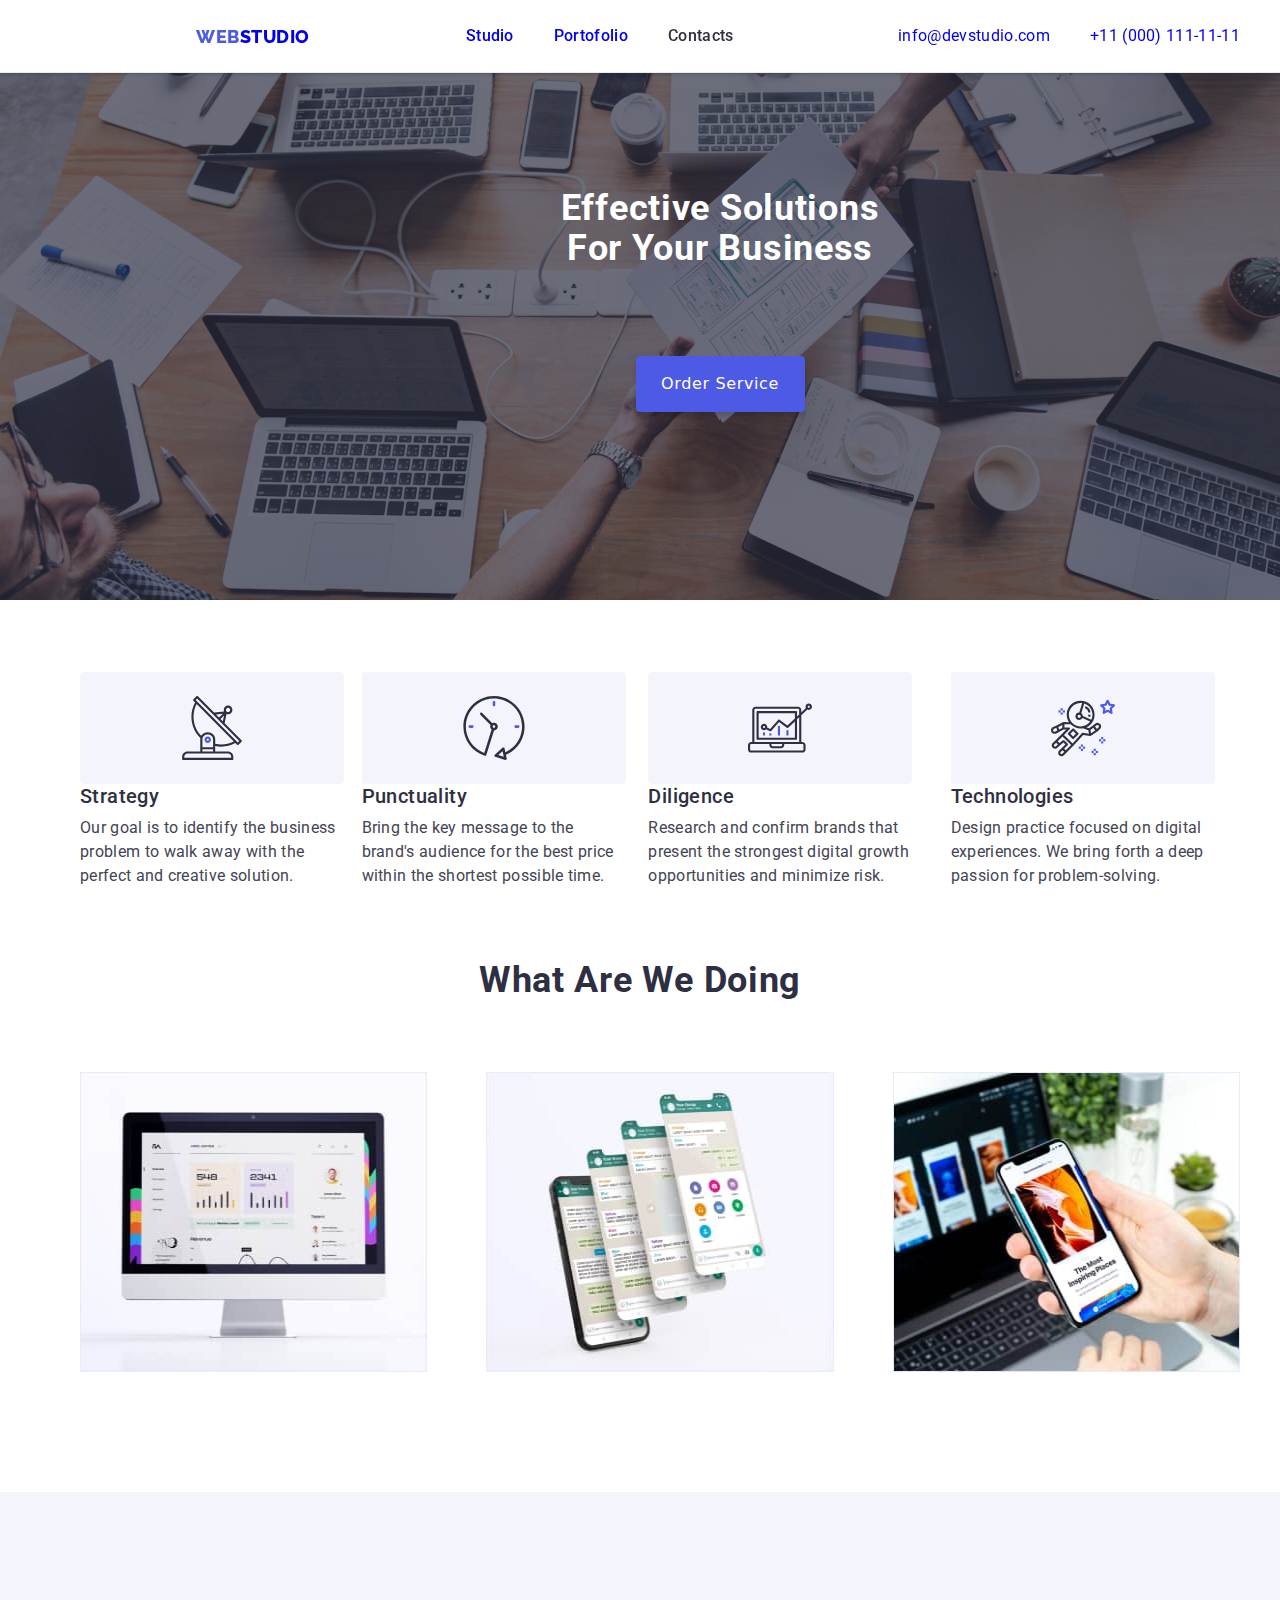
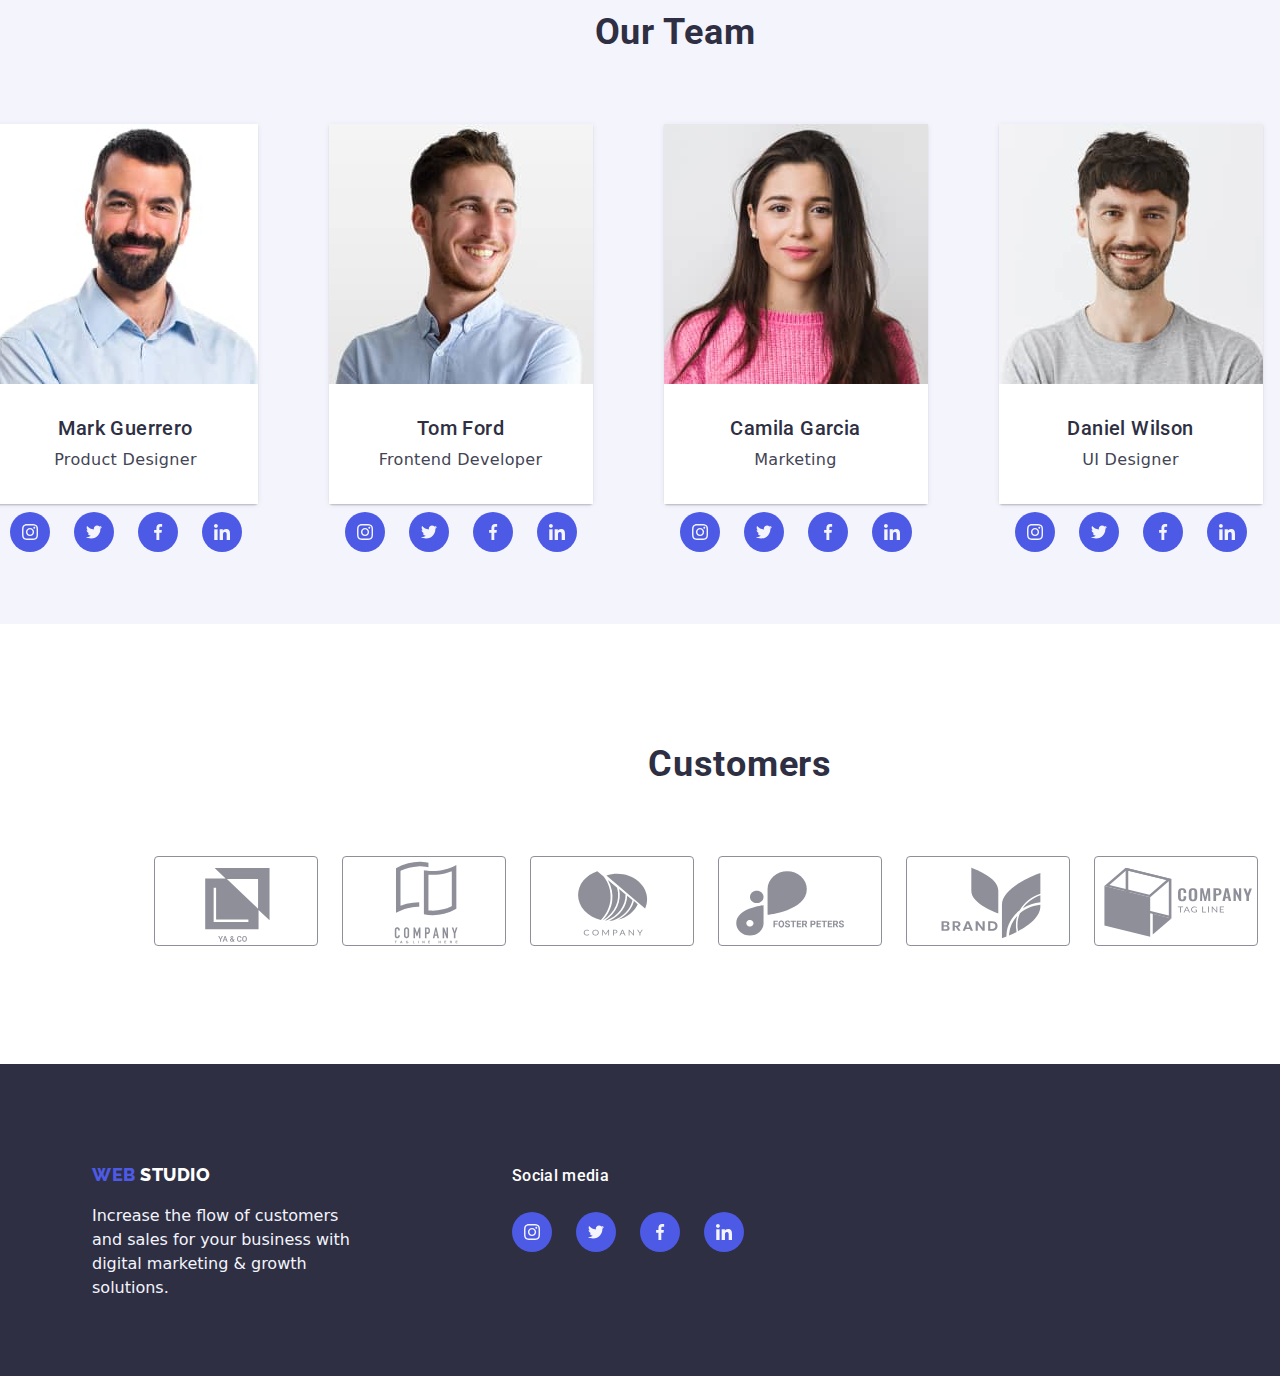
<file: index.html>
<!DOCTYPE html>
<html lang="en">
<head>
  <meta charset="UTF-8">
  <meta name="viewport" content="width=device-width, initial-scale=1.0">
  <title>Web Studio</title>
  <link rel="preconnect" href="https://fonts.googleapis.com">
  <link rel="preconnect" href="https://fonts.gstatic.com" crossorigin>
  <link href="https://fonts.googleapis.com/css2?family=Raleway:ital,wght@0,100..900;1,100..900&family=Roboto:ital,wght@0,100;0,300;0,400;0,500;0,700;0,900;1,100;1,300;1,400;1,500;1,700;1,900&display=swap" rel="stylesheet">
  <link rel="stylesheet" href="./css/style.css"/>
  <link rel="stylesheet" href="./css/modern-normalize.css"/>
  <link rel="stylesheet" href="./css/reset.css"/>
</head>

<body>

  <header class="global-header" style="width: 1200;">
    <div class="header-container">
        <a class="logo" href="index.html">
            <span class="web">web</span>
            <span class="studio">studio</span></a>
      <div class="nav-list">
        <nav>
            <ul>
              <li><a href="./index.html">Studio</a></li>
              <li><a href="./portofolio.html">Portofolio</a></li>
              <li><a href="contacts.html" class="contacts">Contacts</a></li>
            </ul>
        </nav>
      <div class="info-page"> 
            <ul>
              <li><a href="mailto:info@devstudio.com">info@devstudio.com</a></li>
              <li><a href="tel:+11(000)111-11-11">+11 (000) 111-11-11</a></li>
            </ul>
      </div>
      </div>
    </div>
  </header>
    
  <main>
     <!-- Hero Section-->
<section class="hero" style="width: 1200;">
    <div class="hero-container">
      <h1 class="hero-title">Effective Solutions <br> for Your Business</h1>
      <button type="button" class="button-service">Order Service</button>
    </div>
</section>
    
<section class="container" style="width: 1200;">
    <ul class="about-container">
      <li>
        <div class="about-icons">
          <svg>
            <use href="./images/about-icons.svg#icon-antenna"></use>
          </svg>
        </div>
        <h3>Strategy</h3>
        <p class="about-studio">Our goal is to identify the business problem to walk away with the perfect and creative solution.</p>
      </li>
      <li>
        <div class="about-icons">
          <svg>
            <use href="./images/about-icons.svg#icon-clock"></use>
          </svg>
        </div>
        <h3>Punctuality</h3>
        <p class="about-studio">Bring the key message to the brand's audience for the best price within the shortest possible time.</p>
      </li>
      <li>
        <div class="about-icons">
          <svg>
            <use href="./images/about-icons.svg#icon-diagram"></use>
          </svg>
        </div>
        <h3>Diligence</h3>
        <p class="about-studio">Research and confirm brands that present the strongest digital growth opportunities and minimize risk.</p>
      </li>
      <li>
        <div class="about-icons">
          <svg>
            <use href="./images/about-icons.svg#icon-astronaut"></use>
          </svg>
        </div>
        <h3>Technologies</h3>
        <p class="about-studio">Design practice focused on digital experiences. We bring forth a deep passion for problem-solving.</p>
      </li>
     </ul>
</section>

<section class="container-doing" style="width: 1200;">
  <div class="services-container">
    <h2 class="title-services">What are we doing</h2>
  <ul class="services">
    <li>
      <img src="./images/paginacalculator.jpg" alt="pagina web pe calculator" width="360" height="300"/>
    </li>
    <li>
      <img src="./images/paginatelefon.jpg" alt="pagina web pe telefon" width="360" height="300"/>
    </li>
    <li>
      <img src="./images/paginacalculatortelefon.jpg" alt="pagina web pe calculator si telefon" width="360" height="300"/>
    </li>
  </ul>
  </div>
</section>

<section class="team" style="width: 1200;">
      <h2 class="section-team">Our Team</h2>
  <div class="our-container">
    <ul class="team-container">
      <li class="member">
        <img src="./images/markguerrero.jpg" alt="Mark Guerrero" width="264"/>
        <h3>Mark Guerrero</h3>
        <p class="our-team">Product Designer</p>
        <div class="icons-list">
          <a href="https://www.instagram.com/" target="_blank" class="icon" aria-label="instagram-link">
            <svg>
              <use href="./images/icons.svg#icon-instagram"></use>
            </svg>
          </a>
          <a href="https://www.twitter.com/" target="_blank" class="icon" aria-label="twitter-link">
            <svg>
              <use href="./images/icons.svg#icon-twitter"></use>
            </svg>
          </a>
          <a href="https://www.facebook.com//" target="_blank" class="icon" aria-label="facebook-link">
            <svg>
              <use href="./images/icons.svg#icon-facebook"></use>
            </svg>
          </a>
          <a href="https://www.linkedin.com//" target="_blank" class="icon" aria-label="linkedin-link">
            <svg>
              <use href="./images/icons.svg#icon-linkedin"></use>
            </svg>
          </a>
        </div>
      </li>
      <li class="member">
        <img src="./images/tomford.jpg" alt="Tom Ford" width="264"/>
        <h3>Tom Ford</h3>
        <p class="our-team">Frontend Developer</p>
        <div class="icons-list">
          <a href="https://www.instagram.com/" target="_blank" class="icon" aria-label="instagram-link">
            <svg>
              <use href="./images/icons.svg#icon-instagram"></use>
            </svg>
          </a>
          <a href="https://www.twitter.com/" target="_blank" class="icon" aria-label="twitter-link">
            <svg>
              <use href="./images/icons.svg#icon-twitter"></use>
            </svg>
          </a>
          <a href="https://www.facebook.com//" target="_blank" class="icon" aria-label="facebook-link">
            <svg>
              <use href="./images/icons.svg#icon-facebook"></use>
            </svg>
          </a>
          <a href="https://www.linkedin.com//" target="_blank" class="icon" aria-label="linkedin-link">
            <svg>
              <use href="./images/icons.svg#icon-linkedin"></use>
            </svg>
          </a>
        </div>
      </li>
      <li class="member">
        <img src="./images/camilagarcia.jpg" alt="Camila Garcia" width="264"/>
        <h3>Camila Garcia</h3>
        <p class="our-team">Marketing</p>
        <div class="icons-list">
          <a href="https://www.instagram.com/" target="_blank" class="icon" aria-label="instagram-link">
            <svg>
              <use href="./images/icons.svg#icon-instagram"></use>
            </svg>
          </a>
          <a href="https://www.twitter.com/" target="_blank" class="icon" aria-label="twitter-link">
            <svg>
              <use href="./images/icons.svg#icon-twitter"></use>
            </svg>
          </a>
          <a href="https://www.facebook.com//" target="_blank" class="icon" aria-label="facebook-link">
            <svg>
              <use href="./images/icons.svg#icon-facebook"></use>
            </svg>
          </a>
          <a href="https://www.linkedin.com//" target="_blank" class="icon" aria-label="linkedin-link">
            <svg>
              <use href="./images/icons.svg#icon-linkedin"></use>
            </svg>
          </a>
        </div>
      </li>
      <li class="member">
        <img src="./images/danielwilson.jpg" alt="Daniel Wilson" width="264"/>
        <h3>Daniel Wilson</h3>
        <p class="our-team">UI Designer</p>
        <div class="icons-list">
          <a href="https://www.instagram.com/" target="_blank" class="icon" aria-label="instagram-link">
            <svg>
              <use href="./images/icons.svg#icon-instagram"></use>
            </svg>
          </a>
          <a href="https://www.twitter.com/" target="_blank" class="icon" aria-label="twitter-link">
            <svg>
              <use href="./images/icons.svg#icon-twitter"></use>
            </svg>
          </a>
          <a href="https://www.facebook.com//" target="_blank" class="icon" aria-label="facebook-link">
            <svg>
              <use href="./images/icons.svg#icon-facebook"></use>
            </svg>
          </a>
          <a href="https://www.linkedin.com//" target="_blank" class="icon" aria-label="linkedin-link">
            <svg>
              <use href="./images/icons.svg#icon-linkedin"></use>
            </svg>
          </a>
        </div>
      </li>
     </ul>
  </div>
    
</section>

<section style="width: 1200;">
  <div class="logo-icons">
    <h2 class="title-logo">Customers</h2>
    <div class="logo-svg">
      <div class="logo1">
        <svg>
          <use href="./images/logo-icons.svg#icon-logo1"></use>
        </svg>
      </div>
      <div class="logo2">
        <svg>
          <use href="./images/logo-icons.svg#icon-logo2"></use>
        </svg>
      </div>
      <div class="logo3">
        <svg>
          <use href="./images/logo-icons.svg#icon-logo3"></use>
        </svg>
      </div>
      <div class="logo4">
        <svg>
          <use href="./images/logo-icons.svg#icon-logo4"></use>
        </svg>
      </div>
      <div class="logo5">
        <svg>
          <use href="./images/logo-icons.svg#icon-logo5"></use>
        </svg>
      </div>
      <div class="logo6">
        <svg>
          <use href="./images/logo-icons.svg#icon-logo6"></use>
        </svg>
      </div>
    </div>
  </div>

</section>
  </main> 
  
  <footer class="footer-section" style="width: 1200;">
      <div class="social-footer">
        <div class="footer-container">
          <a class="logo-footer" href="index.html">
            <span class="web">web</span>
            <span class="studio">studio</span></a>
             <p class="footer-paragraph">
          Increase the flow of customers and sales for your business with digital marketing & growth solutions.
             </p>
         </div>
         
            <div class="icons-social">
              <h3>Social media</h3>
             <div class="icons-svg">
              <a href="https://www.instagram.com/" target="_blank" class="icon" aria-label="instagram-link">
                <svg><use href="./images/icons.svg#icon-instagram"></use></svg>
               </a>
               <a href="https://www.twitter.com/" target="_blank" class="icon" aria-label="twitter-link">
                <svg><use href="./images/icons.svg#icon-twitter"></use></svg>
               </a>
               <a href="https://www.facebook.com//" target="_blank" class="icon" aria-label="facebook-link">
                <svg><use href="./images/icons.svg#icon-facebook"></use></svg>
               </a>
               <a href="https://www.linkedin.com//" target="_blank" class="icon" aria-label="linkedin-link">
                <svg><use href="./images/icons.svg#icon-linkedin"></use></svg>
               </a>
             </div>
            </div>
      </div>
  </footer>
</body>
</html>
</file>
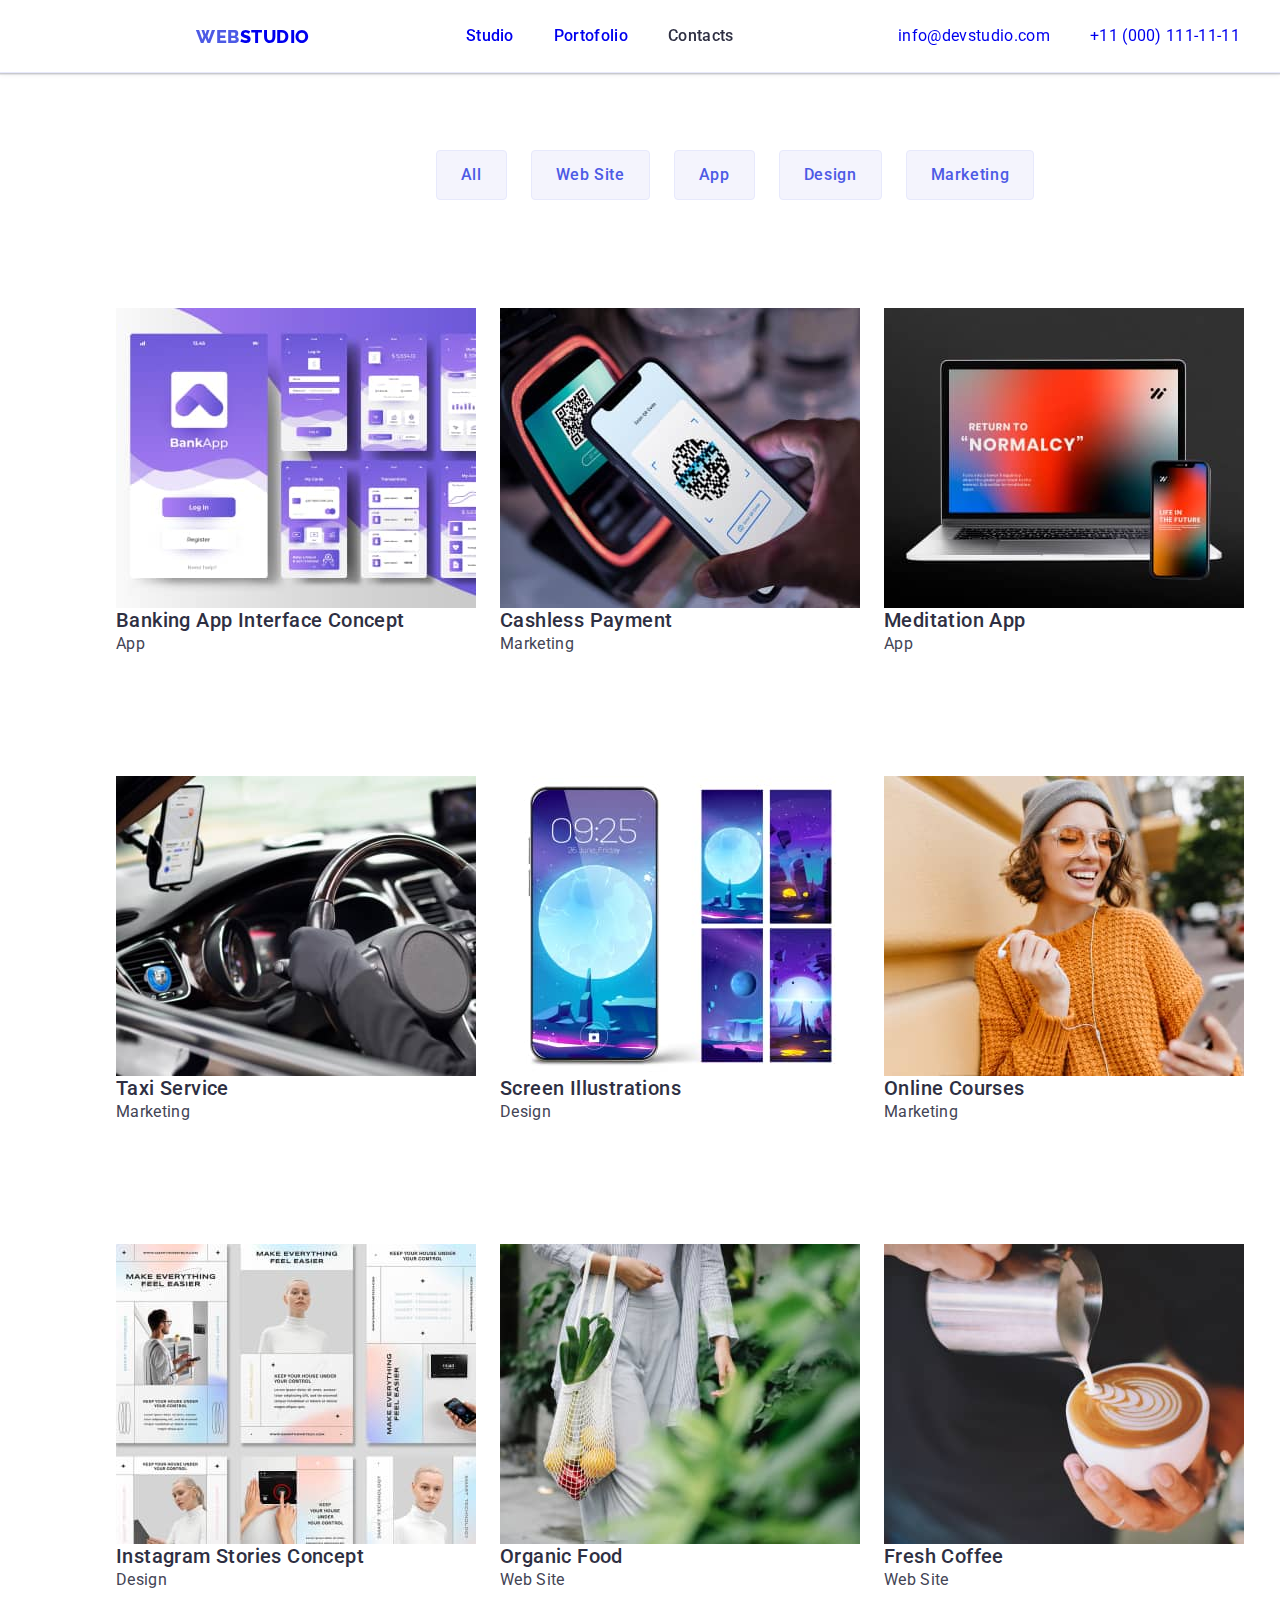
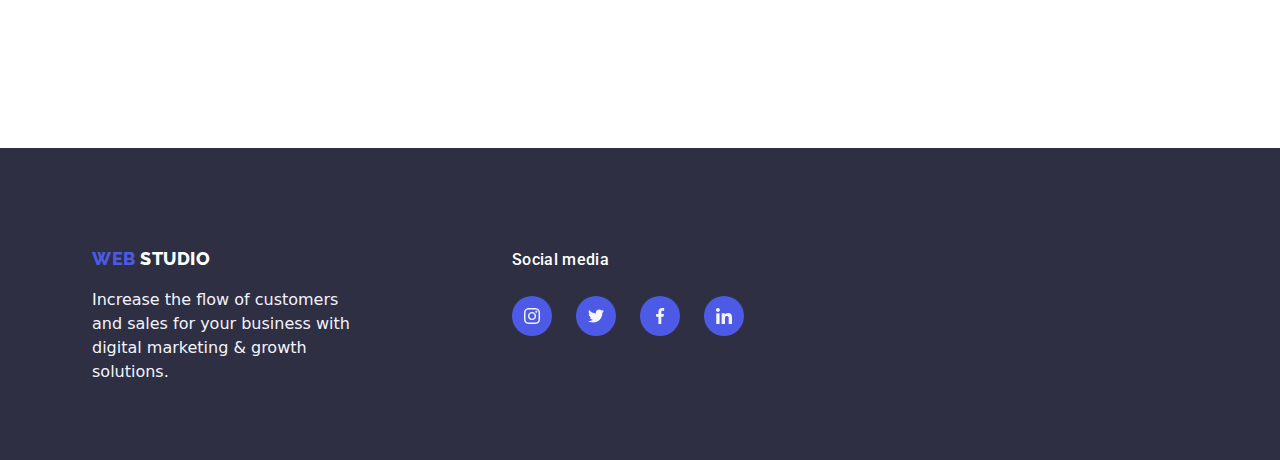
<file: portofolio.html>
<!DOCTYPE html>
<html lang="en">
<head>
  <meta charset="UTF-8">
  <meta name="viewport" content="width=device-width, initial-scale=1.0">
  <title>Portofolio</title>
  <link rel="preconnect" href="https://fonts.googleapis.com">
  <link rel="preconnect" href="https://fonts.gstatic.com" crossorigin>
  <link href="https://fonts.googleapis.com/css2?family=Raleway:ital,wght@0,100..900;1,100..900&family=Roboto:ital,wght@0,100;0,300;0,400;0,500;0,700;0,900;1,100;1,300;1,400;1,500;1,700;1,900&display=swap" rel="stylesheet">
  <link rel="stylesheet" href="./css/style.css"/>
  <link rel="stylesheet" href="./css/modern-normalize.css"/>
  <link rel="stylesheet" href="./css/reset.css"/>
</head>
<body>

  <header class="global-header">
    <div class="header-container">
      <a class="logo" href="index.html">
        <span class="web">web</span>
        <span class="studio">studio</span></a>
      <div class="nav-list">
      <nav>
        <ul>
          <li><a href="./index.html">Studio</a></li>
          <li><a href="./portofolio.html">Portofolio</a></li>
          <li><a href="contacts.html" class="contacts">Contacts</a></li>
        </ul>
      </nav>
      <div class="info-page"> 
    <ul>
        <li><a href="mailto:info@devstudio.com">info@devstudio.com</a></li>
        <li><a href="tel:+11(000)111-11-11">+11 (000) 111-11-11</a></li>
    </ul>
      </div>
    </div>
  </div>
</header>

  <main>
    <section class="container-button" style="width: 1200;">
      <div class="button-bar">
        <nav>
          <ul>
            <li><button type="button" class="first-button">All</button></li>
            <li><button type="button" class="all-button">Web Site</button></li>
            <li><button type="button" class="all-button">App</button></li>
            <li><button type="button" class="all-button">Design</button></li>
            <li><button type="button" class="all-button">Marketing</button></li>
          </ul>
        </nav>
      </div>
    </section>

    <section class="container" style="width: 1200;">
      <div class="cards">
          <div class="card1">
            <ul>
              <li>
                <img src="./images/banking-app.jpg" alt="Banking App" width="360" height="300"/>
                <h3>Banking App Interface Concept</h3>
                <p class="about-studio">App</p>
              </li>
              <li>
                <img src="./images/cashless-payment.jpg" alt="Cashles Payment" width="360" height="300">
                <h3>Cashless Payment</h3>
                <p class="about-studio">Marketing</p>
              </li>
              <li>
                <img src="./images/meditation-app.jpg" alt="Meditation App" width="360" height="300">
                <h3>Meditation App</h3>
                <p class="about-studio">App</p>
              </li>
            </ul>
          </div>
          <div class="card2">
            <ul>
              <li>
                <img src="./images/taxi-service.jpg" alt="Taxi Service" width="360" height="300">
                <h3>Taxi Service</h3>
                <p class="about-studio">Marketing</p>
              </li>
              <li>
                <img src="./images/screen-illustrations.jpg" alt="Screen Illustrations" width="360" height="300">
                <h3>Screen Illustrations</h3>
                <p class="about-studio">Design</p>
              </li>
              <li>
                <img src="./images/online-courses.jpg" alt="Online Courses" width="360" height="300">
                <h3>Online Courses</h3>
                <p class="about-studio">Marketing</p>
              </li>
            </ul>
          </div>
          <div class="card3">
            <ul>
              <li>
                <img src="./images/instagram-stories.jpg" alt="Instagram Stories Concept" width="360" height="300">
                <h3>Instagram Stories Concept</h3>
                <p class="about-studio">Design</p>
              </li>
              <li>
                <img src="./images/organic-food.jpg" alt="Organic Food" width="360" height="300">
                <h3>Organic Food</h3>
                <p class="about-studio">Web Site</p>
              </li>
              <li>
                <img src="./images/fresh-coffee.jpg" alt="Fresh Coffee" width="360" height="300">
                <h3>Fresh Coffee</h3>
                <p class="about-studio">Web Site</p>
              </li>
            </ul>
          </div>
      </div>
    </section>
  </main>

  <footer class="container footer-section" style="width: 1200;">
    <div class="social-footer">
      <div class="footer-container">
        <a class="logo-footer" href="index.html">
          <span class="web">web</span>
          <span class="studio">studio</span></a>
           <p class="footer-paragraph">
        Increase the flow of customers and sales for your business with digital marketing & growth solutions.
           </p>
       </div>
      
          <div class="icons-social">
            <h3>Social media</h3>
           <div class="icons-svg">
            <a href="https://www.instagram.com/" target="_blank" class="icon" aria-label="instagram-link">
              <svg><use href="./images/icons.svg#icon-instagram"></use></svg>
             </a>
             <a href="https://www.twitter.com/" target="_blank" class="icon" aria-label="twitter-link">
              <svg><use href="./images/icons.svg#icon-twitter"></use></svg>
             </a>
             <a href="https://www.facebook.com//" target="_blank" class="icon" aria-label="facebook-link">
              <svg><use href="./images/icons.svg#icon-facebook"></use></svg>
             </a>
             <a href="https://www.linkedin.com//" target="_blank" class="icon" aria-label="linkedin-link">
              <svg><use href="./images/icons.svg#icon-linkedin"></use></svg>
             </a>
           </div>
          </div>
        
    </div>
</footer>
</body>
</html>
</file>
<file: css/style.css>
:root {
  --heading-font-family: "Roboto", sans-serif;
  --text-font-family: "Roboto", sans-serif;
}
h1,
h2 {
  font-family: var(--heading-font-family);
  font-weight: 700;
  font-size: 36px;
  line-height: 1.11111;
  letter-spacing: 0.02em;
  text-transform: capitalize;
  text-align: center;
  color: #2e2f42;
}
h3 {
  font-family: "Roboto", sans-serif;
  font-weight: 500;
  font-size: 20px;
  line-height: 1.2;
  letter-spacing: 0.02em;
  color: #2e2f42;
}
.global-header {
  background-color: #ffffff;
  font-size: 56px;
  line-height: 1.07143;
  letter-spacing: 0.02em;
  text-align: center;
  color: #fff;
  border-bottom: 1px solid #e7e9fc;
  margin: 0 auto;
  position: fixed;
  position: fixed;
  top: 0;
  width: 100%;
  z-index: 999;
  box-shadow: 0 2px 1px 0 rgba(46, 47, 66, 0.08),
    0 1px 1px 0 rgba(46, 47, 66, 0.16), 0 1px 6px 0 rgba(46, 47, 66, 0.08);
}
.global-header ul {
  display: flex;
}
.header-container {
  width: 1200px;
  height: 72px;
  display: flex;
  justify-content: center;
  align-items: center;
  padding-left: 156px;
  margin: 0 auto;
}
.logo {
  display: flex;
  align-items: center;
  justify-content: center;
  text-decoration: none
  color: #4d5ae5;
  font-family: "Raleway", sans-serif;
  font-weight: 800;
  font-size: 18px;
  line-height: 1.16667;
  letter-spacing: 0.03em;
  text-transform: uppercase;
}
.web-footer {
  color: #4d5ae5;
}
.web {
  color: #4d5ae5; 
}
.footer-container .studio {
  color:#fff
}
.hero {
  background: #2e2f42;
  width: 1440px;
  height: 600px;
  margin: 0 auto;
  position: relative;
  text-align: center;
  background-image: linear-gradient(rgba(46, 47, 66, 0.7),rgba(46, 47, 66, 0.7)),
  url(../images/hero-image.png);
  background-size: cover;
}
.hero-title {
  color: #fff;
  box-sizing: content-box;
  width: 496px;
  height: 120px;
  margin: auto;
}
.hero-container {
  padding-top: 188px;
  align-content: center;
}
.button-service {
  position: relative;
  z-index: 2;
  background-color: #4d5ae5;
  cursor: pointer;
  color: #ffffff;
  border: none;
  width: 169px;
  height: 56px;
  border-radius: 4px;
  margin-top: 48px;
}
.hero .button-service {
  position: relative;
  z-index: 2;
  font-size: 16px;
  font-weight: 500;
  line-height: 24px;
  letter-spacing: 0.04em;
  text-align: center;
  box-shadow: 0 4px 4px 0 rgba(0, 0, 0, 0.15);
}
.button-service:hover {
  background-color: #404bbf;
}
.button-service:active {
  background-color: #4d5ae5;;
}
.container-button {
  display: flex;
  flex-direction: column;
  margin-bottom: 72px;
}
.button-bar {
  margin-top: 150px;
  margin-left: 150px;
  flex-direction: column;
}
.button-bar ul {
  gap: 1.5em;
  display: flex;
  justify-content: center;
  align-self: center;
  flex-direction: row;
}
.container-button li button {
  font-family: "Roboto", sans-serif;
  font-size: 16px;
  font-weight: 500;
  line-height: 24px;
  letter-spacing: 0.04em;
  text-align: center;
  border-radius: 4px;
  padding: 12px 24px;
  background-color: #f4f4fd;
  color: #4d5ae5;
  cursor: pointer;
  border: 1px solid #e7e9fc;
}
.container-button li button:hover {
  color: #ffffff;
  background-color: #4d5ae5; 
  box-shadow: 0 2px 2px 0 rgba(0, 0, 0, 0.12), 0 2px 1px 0 rgba(0, 0, 0, 0.08),
    0 3px 1px 0 rgba(0, 0, 0, 0.1);
  border: 1px solid transparent;
}
.container-button li button:active {
  background-color: #404bbf;
}
.logo-footer{
  color: #f4f4fd;
  font-family: "Raleway", sans-serif;
  font-weight: 800;
  font-size: 18px;
  line-height: 1.16667;
  letter-spacing: 0.03em;
  text-transform: uppercase;
}
.info-page {
  font-family: "Roboto", sans-serif;
  font-weight: 400;
  font-size: 16px;
  line-height: 1.5;
  letter-spacing: 0.02em;
  color: #434455;
}
.info-page a:hover,
.info-page a:focus {
  color: teal;
}
.nav-list {
  font-family: "Roboto", sans-serif;
  font-weight: 500;
  font-size: 16px;
  line-height: 1.5;
  letter-spacing: 0.02em;
  color: #2e2f42; 
  display: flex;
  justify-content: space-between;
  width: 100%;
  padding-left: 76px;
}
.nav-list ul li {
  padding-left: 40px;
}
.nav-list a:hover {
  color: #404bbf;
}
.index,
.portfolio,
.contacts {
  letter-spacing: 0.02em;
  color: #2e2f42;;
  font-weight: 500;
  position: relative;
}
.index:hover::after,
.portfolio:hover::after,
.contacts:hover::after,
.index:focus::after,
.portfolio:focus:after,
.contacts:focus::after {
  content: "";
  position: absolute;
  width: calc(100% - 1px);
  height: 4px;
  background-color: #404bbf;;
  bottom: -10px;
  left: 50%;
  transform: translateX(-50%);
  border-radius: 3px;
}
.about-studio {
  font-family: "Roboto", sans-serif;
  font-weight: 400;
  font-size: 16px;
  line-height: 1.5;
  letter-spacing: 0.02em;
  color: #434455;
}
.about-container {
  display: flex;
  align-items: center;
  justify-content: space-between;
  width: 1200px;
  margin: 0 auto;
  height: 104px;
  padding-top: 120px;
}
.about-container p {
  margin-top: 8px;
  margin-right: 24px;
}
.title-services {
  padding-top: 120px;
  align-items: center;
}
.services-container {
  width: 1200px;
  margin: 0 auto;
}
.container-doing ul.services {
  display: flex;
  justify-content: center;
  gap: 59px;
  margin-top: 72px;
}
.container-doing {
  margin-top: 120px;
  margin-bottom: 120px;
}
.team {
  background-color: #f4f4fd;
  margin: 0 auto;
  height: 732px;
}
.team ul.member {
  display: flex;
  list-style: none;
  justify-content: center;
  gap: 24px;
}
.member {
  box-shadow: 0 2px 1px 0 rgba(46, 47, 66, 0.08), 0 1px 1px 0 rgba(46, 47, 66, 0.16), 0 1px 6px 0 rgba(46, 47, 66, 0.08);
  background: #fff;
}
.section-team {
  background: #f4f4fd;
  padding-top: 120px;
  margin-left: 70px;
  text-align: center;

}
.section-team h2 {
  padding-top: 120px;
}
.our-team {
  font-weight: 400;
  font-size: 16px;
  line-height: 1.5;
  letter-spacing: 0.02em;
  text-align: center;
  color: #434455;
}
.our-container {
  display: flex;
  justify-content: center;
  margin-right: 40px;
}
.team-container {
  display: flex;
  justify-content: space-evenly;
  border-radius: 0px 0px 4px 4px;
  gap: 47px;
  padding-top: 72px;
}

.team-container li {
  margin-right: 24px;
  border-radius: 0 0 4px 4px;
  padding: 0px 0px 32px 0px;
  width: 264px;
  height: 380px;
}
.team-container h3 {
  background: #fff;
  display: flex;
  justify-content: center;
  padding-top: 32px;
}
.team-container p {
  background: #fff;
  display: flex;
  justify-content: center;
  padding-top: 8px;
  padding-bottom: 32px;
}
.footer-section {
  background: #2e2f42;
  height: 312px;
  margin: 0 auto;
}
.footer-container {
  padding-top: 100px;
  margin-left: 156px;
}
.footer-paragraph {
  color: #f4f4fd;
  box-sizing: content-box;
  width: 264px;
  height: 72px;
  margin-top: 16px;
  margin-right: 156px;
}
.cards ul {
  display: flex;
  align-items: center;
  flex-wrap: wrap;
}
.cards {
  margin: 0 auto;
    width: 1128px;
}
.cards li {
  margin-right:  24px;
}
.card1 {
  display: flex;
  justify-content: space-between;
  margin: 0 auto;
  width: 1200px;
  height: 420px;
  margin-top: 72px;
}
.card2 {
  display: flex;
  width: 1200px;
  height: 420px;
  margin-top: 48px;
}
.card3 {
  display: flex;
  width: 1200px;
  height: 420px;
  margin-top: 48px;
  margin-bottom: 120px;
}
.card1 li:hover,
.card2 li:hover,
.card3 li:hover {
  box-shadow: 0 2px 1px 0 rgba(46, 47, 66, 0.08),
  0 1px 1px 0 rgba(46, 47, 66, 0.16), 0 1px 6px 0 rgba(46, 47, 66, 0.08);
  background: #fff;
}
a {
  text-decoration: none;
}
ul {
  list-style-type: none;
}
.icons-list {
  display: flex;
  justify-content: center;
  gap: 24px;
  margin-top: 8px;
}
.icons-list .icon svg{
  width: 16px;
  height: 16px;
}
.icons-list .icon {
  width: 40px;
  height: 40px;
  background-color: #4d5ae5;
  border-radius: 50%;
  display: flex;
  justify-content: center;
  align-items: center;
  color: #f4f4fd;
}
.icons-list .icon:hover,
.icons-list .icon:active {
  background-color: #404bbf;
}
.about-icons {
  display: flex;
  justify-content: center;
  align-items: center;
  margin-top: 120px;
  background-color: #f4f4fd;
  border-radius: 4px;
  width: 264px;
  height: 112px;
}
.about-icons svg {
  width: 64px;
  height: 64px;
}
.about-icons:hover {
  background-color: #4d5ae5;
}
.title-logo {
  font-family: "Roboto", sans-serif;
  font-weight: 700;
  font-size: 36px;
  line-height: 1.11111;
  letter-spacing: 0.02em;
  text-transform: capitalize;
  text-align: center;
  color: #2e2f42;
  margin-top: 120px;
  margin-left: 200px;
}
.logo-icons {
  width: 1200px;
  margin: 0 auto;
}
.logo-icons .logo-svg{
  display: flex;
  justify-content: center;
  margin-top: 72px;
  margin-bottom: 120px;
}
.logo-svg {
    margin-left: 90px;
    width: 1128px;
    height: 88px;
}
.logo1,
.logo2,
.logo3,
.logo4,
.logo5,
.logo6 {
  box-sizing: content-box;
  display: flex;
  align-items: center;
  justify-content: center;
  width: 168px;
  height: 88px;
  border: 1px solid #8e8f99;
  border-radius: 4px;
  margin-left: 24px;
}
.logo1:hover,
.logo2:hover,
.logo3:hover,
.logo4:hover,
.logo5:hover,
.logo6:hover {
  background-color: #4d5ae5;
}
.icons-social h3 {
  font-family: "Roboto", sans-serif;
  font-weight: 500;
  font-size: 16px;
  line-height: 1.5;
  letter-spacing: 0.02em;
  color: #fff;
}
.social-media {
  margin-top: 100px;
}
.social-footer {
  display: flex;
  justify-content: center;
}
.icons-social {
  display: flex;
  flex-direction: column;
  gap: 24px;
  margin-top: 100px;
  margin-right: 600px;
}
.icons-svg {
  display: flex;
  gap: 24px;
}
.icons-social .icon svg{
  width: 16px;
  height: 16px;
}
.icons-social .icon {
  width: 40px;
  height: 40px;
  background-color: #4d5ae5;
  border-radius: 50%;
  display: flex;
  justify-content: center;
  align-items: center;
  color: #f4f4fd;
}
.icons-social .icon:hover,
.icons-social .icon:active {
  background-color: #404bbf;
}
</file>
